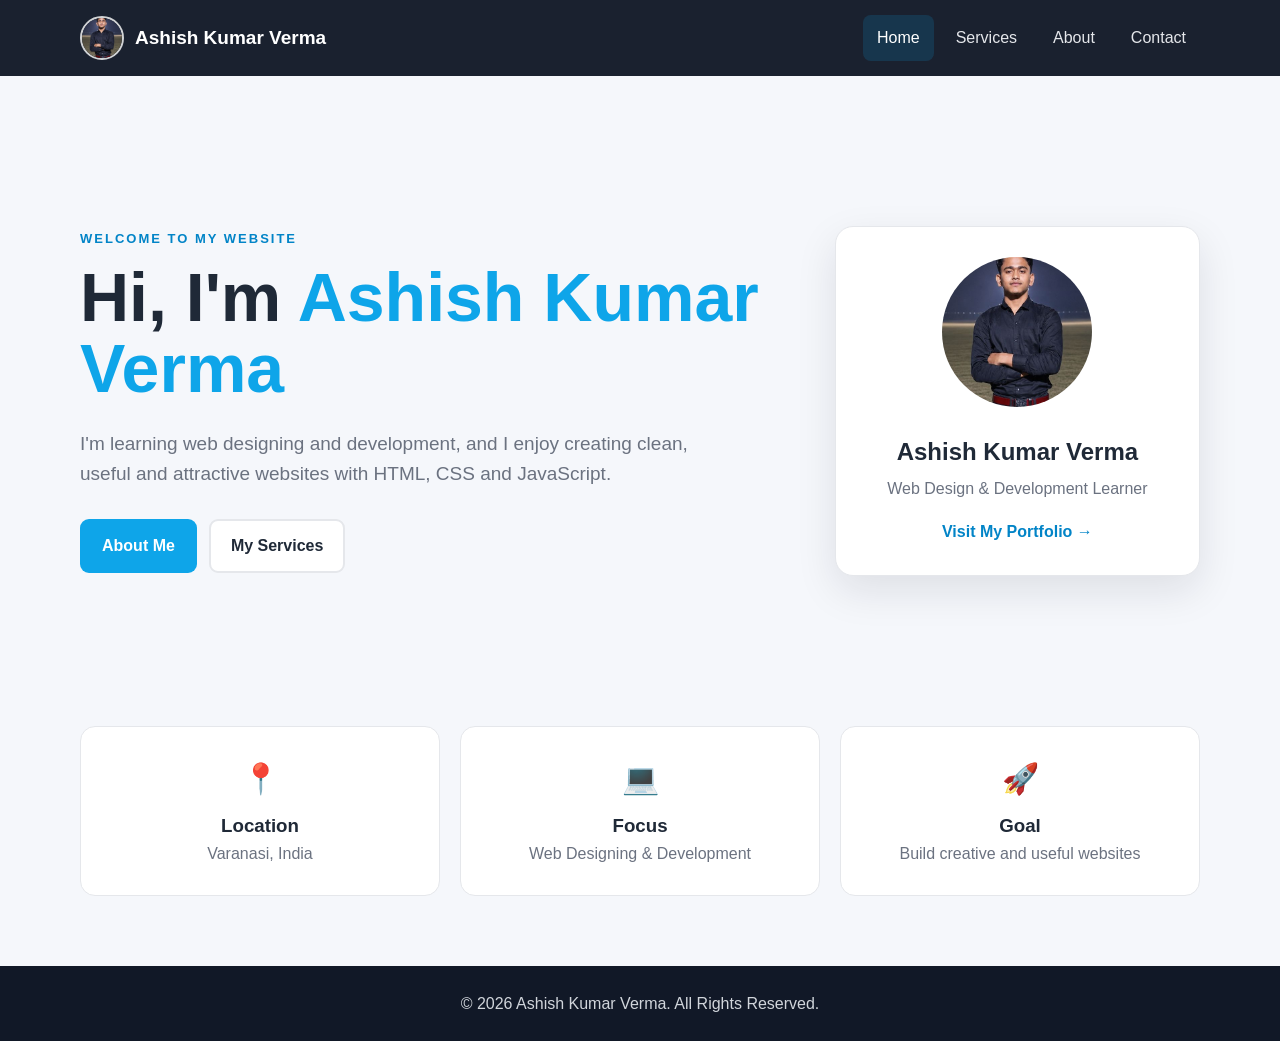
<file: index.html>
<!DOCTYPE html>
<html lang="en">
<head>
    <meta charset="UTF-8">
    <meta name="viewport" content="width=device-width, initial-scale=1.0">
    <meta name="description" content="Ashish Kumar Verma - personal website and portfolio.">
    <title>Home | Ashish Kumar Verma</title>
    <link rel="stylesheet" href="style.css">
</head>
<body>

<header class="site-header">
    <nav class="navbar container" aria-label="Main navigation">
        <a class="brand" href="https://ashish0431.github.io/Ashish-portfolio/" target="_blank" rel="noopener">
            <img src="profile.jpg" alt="Ashish Kumar Verma profile">
            <span>Ashish Kumar Verma</span>
        </a>

        <button class="menu-toggle" aria-label="Open navigation menu" aria-expanded="false">
            <span></span><span></span><span></span>
        </button>

        <ul class="nav-links">
            <li><a class="active" href="index.html">Home</a></li>
            <li><a href="services.html">Services</a></li>
            <li><a href="about.html">About</a></li>
            <li><a href="contact.html">Contact</a></li>
        </ul>
    </nav>
</header>

<main>
    <section class="hero container reveal">
        <div class="hero-content">
            <p class="eyebrow">WELCOME TO MY WEBSITE</p>
            <h1>Hi, I'm <span>Ashish Kumar Verma</span></h1>
            <p class="hero-text">
                I'm learning web designing and development, and I enjoy creating
                clean, useful and attractive websites with HTML, CSS and JavaScript.
            </p>

            <div class="hero-buttons">
                <a class="btn primary" href="about.html">About Me</a>
                <a class="btn secondary" href="services.html">My Services</a>
            </div>
        </div>

        <div class="hero-card">
            <img src="profile.jpg" alt="Ashish Kumar Verma">
            <h2>Ashish Kumar Verma</h2>
            <p>Web Design & Development Learner</p>
            <a href="https://ashish0431.github.io/Ashish-portfolio/" target="_blank" rel="noopener">
                Visit My Portfolio →
            </a>
        </div>
    </section>

    <section class="quick-info container reveal">
        <div class="info-card">
            <span>📍</span>
            <h3>Location</h3>
            <p>Varanasi, India</p>
        </div>
        <div class="info-card">
            <span>💻</span>
            <h3>Focus</h3>
            <p>Web Designing & Development</p>
        </div>
        <div class="info-card">
            <span>🚀</span>
            <h3>Goal</h3>
            <p>Build creative and useful websites</p>
        </div>
    </section>
</main>

<footer>
    <p>© 2026 Ashish Kumar Verma. All Rights Reserved.</p>
</footer>

<script src="script.js"></script>
</body>
</html>
</file>
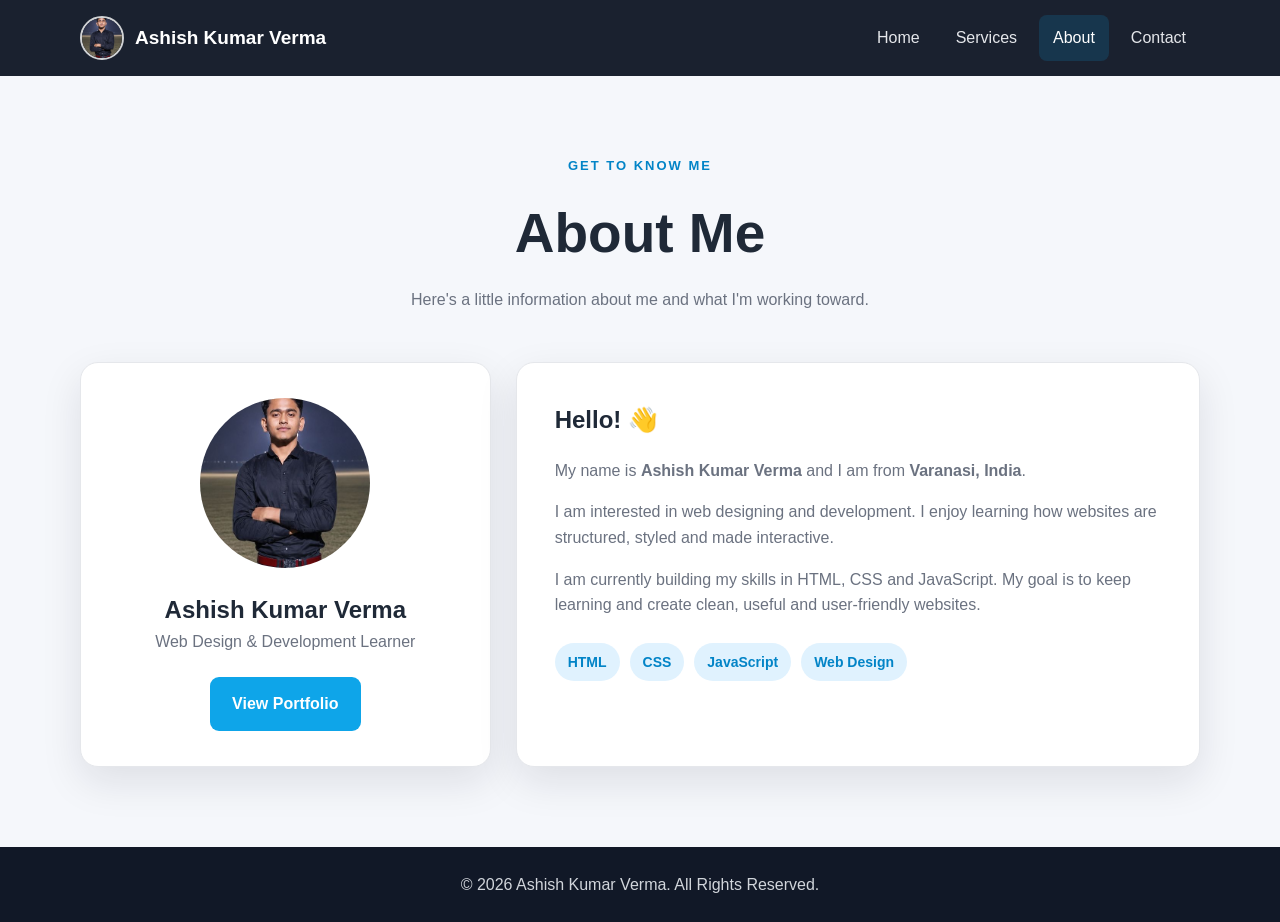
<file: about.html>
<!DOCTYPE html>
<html lang="en">
<head>
    <meta charset="UTF-8">
    <meta name="viewport" content="width=device-width, initial-scale=1.0">
    <meta name="description" content="About Ashish Kumar Verma.">
    <title>About | Ashish Kumar Verma</title>
    <link rel="stylesheet" href="style.css">
</head>
<body>

<header class="site-header">
    <nav class="navbar container" aria-label="Main navigation">
        <a class="brand" href="https://ashish0431.github.io/Ashish-portfolio/" target="_blank" rel="noopener">
            <img src="profile.jpg" alt="Ashish Kumar Verma profile">
            <span>Ashish Kumar Verma</span>
        </a>
        <button class="menu-toggle" aria-label="Open navigation menu" aria-expanded="false">
            <span></span><span></span><span></span>
        </button>
        <ul class="nav-links">
            <li><a href="index.html">Home</a></li>
            <li><a href="services.html">Services</a></li>
            <li><a class="active" href="about.html">About</a></li>
            <li><a href="contact.html">Contact</a></li>
        </ul>
    </nav>
</header>

<main>
    <section class="page-heading container reveal">
        <p class="eyebrow">GET TO KNOW ME</p>
        <h1>About Me</h1>
        <p>Here's a little information about me and what I'm working toward.</p>
    </section>

    <section class="about-grid container">
        <div class="profile-panel reveal">
            <img src="profile.jpg" alt="Ashish Kumar Verma">
            <h2>Ashish Kumar Verma</h2>
            <p>Web Design & Development Learner</p>
            <a class="btn primary" href="https://ashish0431.github.io/Ashish-portfolio/" target="_blank" rel="noopener">
                View Portfolio
            </a>
        </div>

        <div class="content-panel reveal">
            <h2>Hello! 👋</h2>
            <p>
                My name is <strong>Ashish Kumar Verma</strong> and I am from
                <strong>Varanasi, India</strong>.
            </p>
            <p>
                I am interested in web designing and development. I enjoy learning
                how websites are structured, styled and made interactive.
            </p>
            <p>
                I am currently building my skills in HTML, CSS and JavaScript.
                My goal is to keep learning and create clean, useful and
                user-friendly websites.
            </p>

            <div class="skills">
                <span>HTML</span>
                <span>CSS</span>
                <span>JavaScript</span>
                <span>Web Design</span>
            </div>
        </div>
    </section>
</main>

<footer>
    <p>© 2026 Ashish Kumar Verma. All Rights Reserved.</p>
</footer>

<script src="script.js"></script>
</body>
</html>
</file>
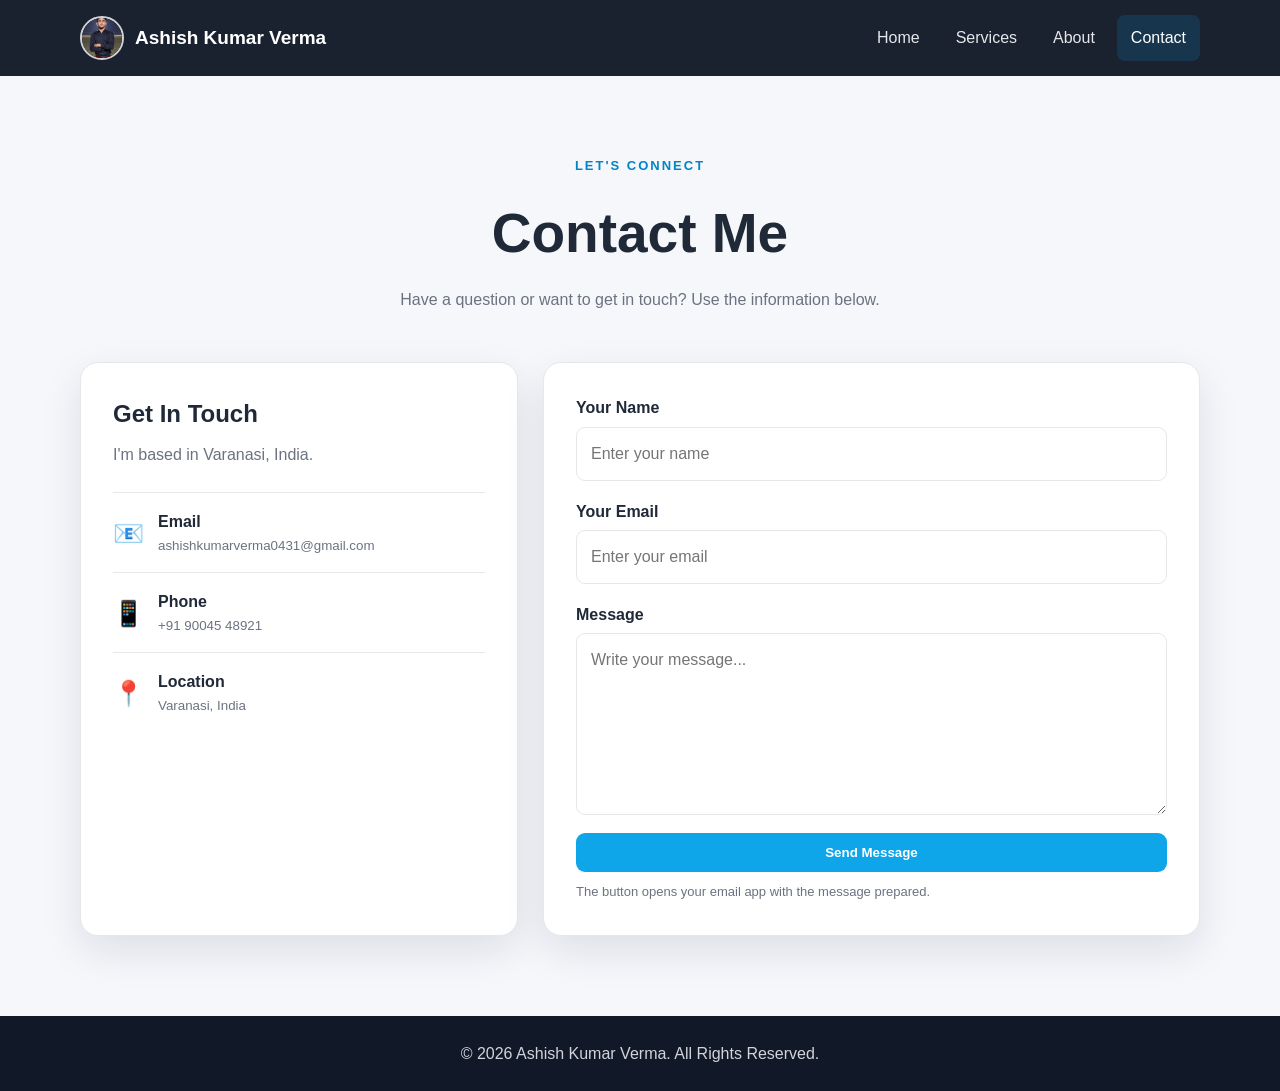
<file: contact.html>
<!DOCTYPE html>
<html lang="en">
<head>
    <meta charset="UTF-8">
    <meta name="viewport" content="width=device-width, initial-scale=1.0">
    <meta name="description" content="Contact Ashish Kumar Verma.">
    <title>Contact | Ashish Kumar Verma</title>
    <link rel="stylesheet" href="style.css">
</head>
<body>

<header class="site-header">
    <nav class="navbar container" aria-label="Main navigation">
        <a class="brand" href="https://ashish0431.github.io/Ashish-portfolio/" target="_blank" rel="noopener">
            <img src="profile.jpg" alt="Ashish Kumar Verma profile">
            <span>Ashish Kumar Verma</span>
        </a>
        <button class="menu-toggle" aria-label="Open navigation menu" aria-expanded="false">
            <span></span><span></span><span></span>
        </button>
        <ul class="nav-links">
            <li><a href="index.html">Home</a></li>
            <li><a href="services.html">Services</a></li>
            <li><a href="about.html">About</a></li>
            <li><a class="active" href="contact.html">Contact</a></li>
        </ul>
    </nav>
</header>

<main>
    <section class="page-heading container reveal">
        <p class="eyebrow">LET'S CONNECT</p>
        <h1>Contact Me</h1>
        <p>Have a question or want to get in touch? Use the information below.</p>
    </section>

    <section class="contact-grid container">
        <div class="contact-details reveal">
            <h2>Get In Touch</h2>
            <p>I'm based in Varanasi, India.</p>

            <a class="contact-item" href="mailto:ashishkumarverma0431@gmail.com">
                <span>📧</span>
                <div>
                    <strong>Email</strong>
                    <small>ashishkumarverma0431@gmail.com</small>
                </div>
            </a>

            <a class="contact-item" href="tel:+919004548921">
                <span>📱</span>
                <div>
                    <strong>Phone</strong>
                    <small>+91 90045 48921</small>
                </div>
            </a>

            <div class="contact-item">
                <span>📍</span>
                <div>
                    <strong>Location</strong>
                    <small>Varanasi, India</small>
                </div>
            </div>
        </div>

        <form class="contact-form reveal" id="contactForm">
            <label for="name">Your Name</label>
            <input id="name" name="name" type="text" placeholder="Enter your name" required>

            <label for="email">Your Email</label>
            <input id="email" name="email" type="email" placeholder="Enter your email" required>

            <label for="message">Message</label>
            <textarea id="message" name="message" rows="6" placeholder="Write your message..." required></textarea>

            <button class="btn primary" type="submit">Send Message</button>
            <p class="form-note">The button opens your email app with the message prepared.</p>
        </form>
    </section>
</main>

<footer>
    <p>© 2026 Ashish Kumar Verma. All Rights Reserved.</p>
</footer>

<script src="script.js"></script>
</body>
</html>
</file>
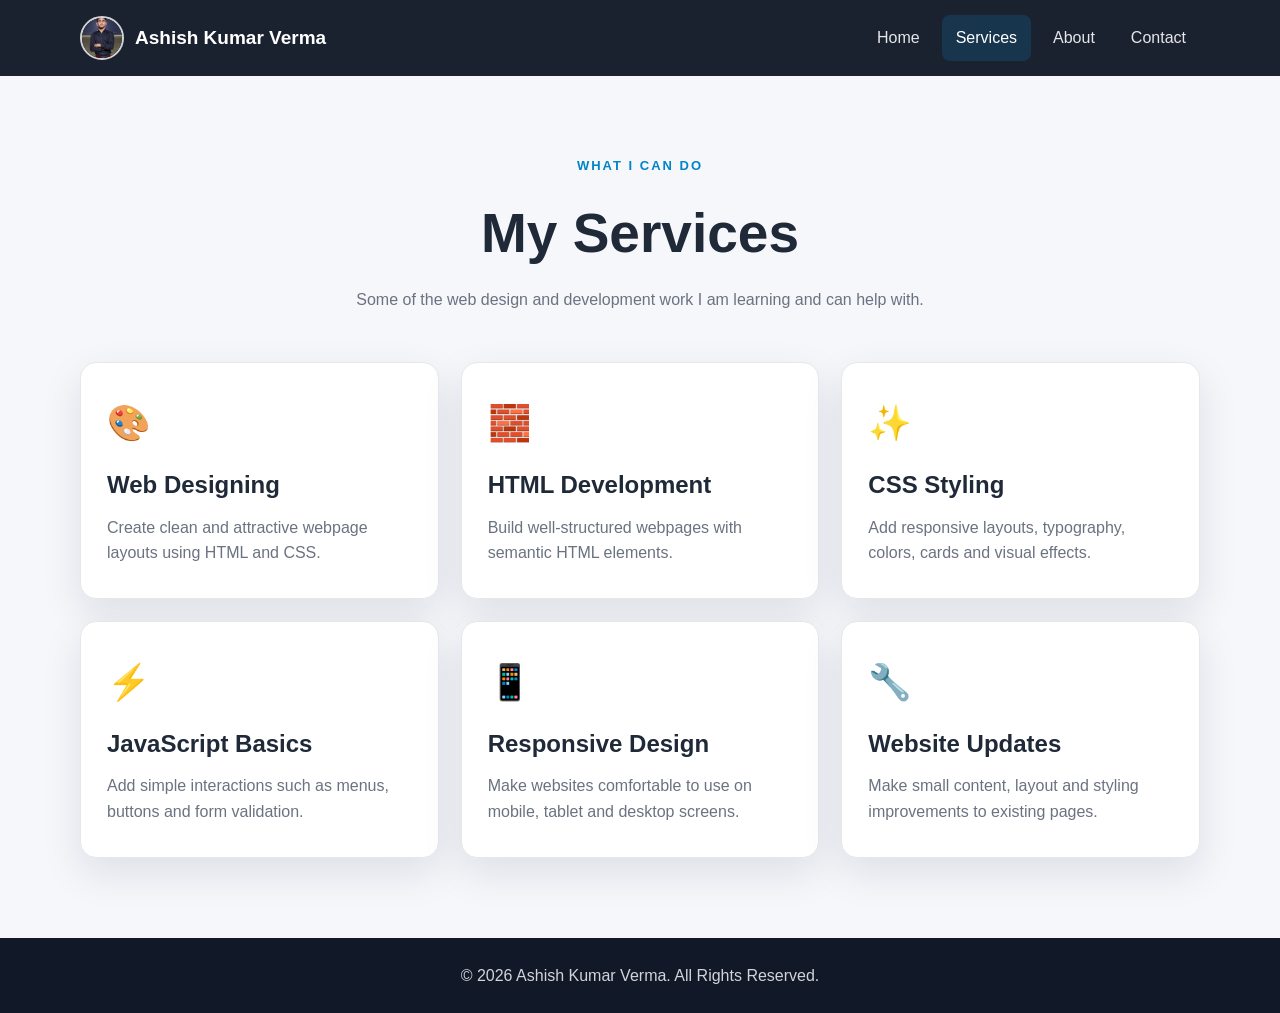
<file: services.html>
<!DOCTYPE html>
<html lang="en">
<head>
    <meta charset="UTF-8">
    <meta name="viewport" content="width=device-width, initial-scale=1.0">
    <meta name="description" content="Services offered by Ashish Kumar Verma.">
    <title>Services | Ashish Kumar Verma</title>
    <link rel="stylesheet" href="style.css">
</head>
<body>

<header class="site-header">
    <nav class="navbar container" aria-label="Main navigation">
        <a class="brand" href="https://ashish0431.github.io/Ashish-portfolio/" target="_blank" rel="noopener">
            <img src="profile.jpg" alt="Ashish Kumar Verma profile">
            <span>Ashish Kumar Verma</span>
        </a>
        <button class="menu-toggle" aria-label="Open navigation menu" aria-expanded="false">
            <span></span><span></span><span></span>
        </button>
        <ul class="nav-links">
            <li><a href="index.html">Home</a></li>
            <li><a class="active" href="services.html">Services</a></li>
            <li><a href="about.html">About</a></li>
            <li><a href="contact.html">Contact</a></li>
        </ul>
    </nav>
</header>

<main>
    <section class="page-heading container reveal">
        <p class="eyebrow">WHAT I CAN DO</p>
        <h1>My Services</h1>
        <p>Some of the web design and development work I am learning and can help with.</p>
    </section>

    <section class="services-grid container">
        <article class="service-card reveal">
            <div class="service-icon">🎨</div>
            <h2>Web Designing</h2>
            <p>Create clean and attractive webpage layouts using HTML and CSS.</p>
        </article>

        <article class="service-card reveal">
            <div class="service-icon">🧱</div>
            <h2>HTML Development</h2>
            <p>Build well-structured webpages with semantic HTML elements.</p>
        </article>

        <article class="service-card reveal">
            <div class="service-icon">✨</div>
            <h2>CSS Styling</h2>
            <p>Add responsive layouts, typography, colors, cards and visual effects.</p>
        </article>

        <article class="service-card reveal">
            <div class="service-icon">⚡</div>
            <h2>JavaScript Basics</h2>
            <p>Add simple interactions such as menus, buttons and form validation.</p>
        </article>

        <article class="service-card reveal">
            <div class="service-icon">📱</div>
            <h2>Responsive Design</h2>
            <p>Make websites comfortable to use on mobile, tablet and desktop screens.</p>
        </article>

        <article class="service-card reveal">
            <div class="service-icon">🔧</div>
            <h2>Website Updates</h2>
            <p>Make small content, layout and styling improvements to existing pages.</p>
        </article>
    </section>
</main>

<footer>
    <p>© 2026 Ashish Kumar Verma. All Rights Reserved.</p>
</footer>

<script src="script.js"></script>
</body>
</html>
</file>
<file: style.css>
/* ==============================
   Ashish Kumar Verma Website
   Main stylesheet
   ============================== */

:root {
    --dark: #111827;
    --dark-2: #1f2937;
    --text: #1f2937;
    --muted: #6b7280;
    --light: #f5f7fb;
    --white: #ffffff;
    --accent: #0ea5e9;
    --accent-dark: #0284c7;
    --border: #e5e7eb;
    --shadow: 0 15px 40px rgba(15, 23, 42, 0.10);
}

* {
    margin: 0;
    padding: 0;
    box-sizing: border-box;
}

html {
    scroll-behavior: smooth;
}

body {
    min-height: 100vh;
    font-family: Arial, Helvetica, sans-serif;
    color: var(--text);
    background: var(--light);
    line-height: 1.6;
}

a {
    color: inherit;
}

.container {
    width: min(1120px, calc(100% - 40px));
    margin-inline: auto;
}

/* Navbar */
.site-header {
    position: sticky;
    top: 0;
    z-index: 1000;
    background: rgba(17, 24, 39, 0.96);
    backdrop-filter: blur(10px);
}

.navbar {
    min-height: 76px;
    display: flex;
    align-items: center;
    justify-content: space-between;
    gap: 25px;
}

.brand {
    display: flex;
    align-items: center;
    gap: 11px;
    color: var(--white);
    text-decoration: none;
    font-size: 19px;
    font-weight: 700;
}

.brand img {
    width: 44px;
    height: 44px;
    object-fit: cover;
    border-radius: 50%;
    border: 2px solid rgba(255,255,255,.8);
}

.nav-links {
    display: flex;
    align-items: center;
    gap: 8px;
    list-style: none;
}

.nav-links a {
    display: block;
    padding: 10px 14px;
    color: #e5e7eb;
    text-decoration: none;
    border-radius: 8px;
    transition: .25s ease;
}

.nav-links a:hover,
.nav-links a.active {
    color: var(--white);
    background: rgba(14, 165, 233, .16);
}

.menu-toggle {
    display: none;
    width: 44px;
    height: 44px;
    padding: 9px;
    border: 0;
    border-radius: 8px;
    background: transparent;
    cursor: pointer;
}

.menu-toggle span {
    display: block;
    height: 2px;
    margin: 5px 0;
    background: white;
}

/* Hero */
.hero {
    min-height: 650px;
    display: grid;
    grid-template-columns: 1.5fr .8fr;
    align-items: center;
    gap: 70px;
}

.eyebrow {
    margin-bottom: 12px;
    color: var(--accent-dark);
    font-size: 13px;
    font-weight: 800;
    letter-spacing: 2px;
}

.hero h1 {
    max-width: 700px;
    font-size: clamp(40px, 6vw, 68px);
    line-height: 1.05;
    margin-bottom: 24px;
}

.hero h1 span {
    color: var(--accent);
}

.hero-text {
    max-width: 650px;
    color: var(--muted);
    font-size: 19px;
}

.hero-buttons {
    display: flex;
    flex-wrap: wrap;
    gap: 12px;
    margin-top: 30px;
}

.btn {
    display: inline-block;
    padding: 12px 20px;
    border: 2px solid transparent;
    border-radius: 9px;
    text-decoration: none;
    font-weight: 700;
    cursor: pointer;
    transition: .25s ease;
}

.btn.primary {
    color: white;
    background: var(--accent);
}

.btn.primary:hover {
    background: var(--accent-dark);
    transform: translateY(-2px);
}

.btn.secondary {
    color: var(--text);
    background: white;
    border-color: var(--border);
}

.btn.secondary:hover {
    border-color: var(--accent);
    color: var(--accent-dark);
}

.hero-card,
.profile-panel,
.content-panel,
.contact-details,
.contact-form {
    background: var(--white);
    border: 1px solid var(--border);
    border-radius: 18px;
    box-shadow: var(--shadow);
}

.hero-card {
    padding: 30px;
    text-align: center;
}

.hero-card img {
    width: 150px;
    height: 150px;
    object-fit: cover;
    border-radius: 50%;
    margin-bottom: 18px;
}

.hero-card h2 {
    margin-bottom: 5px;
}

.hero-card p {
    color: var(--muted);
    margin-bottom: 18px;
}

.hero-card a {
    color: var(--accent-dark);
    font-weight: 700;
    text-decoration: none;
}

/* Home info */
.quick-info {
    display: grid;
    grid-template-columns: repeat(3, 1fr);
    gap: 20px;
    padding-bottom: 70px;
}

.info-card {
    padding: 28px;
    background: white;
    border: 1px solid var(--border);
    border-radius: 15px;
    text-align: center;
}

.info-card span {
    display: block;
    font-size: 30px;
    margin-bottom: 8px;
}

.info-card p {
    color: var(--muted);
}

/* Page headings */
.page-heading {
    padding-top: 80px;
    padding-bottom: 50px;
    text-align: center;
}

.page-heading h1 {
    font-size: clamp(38px, 5vw, 55px);
    margin-bottom: 10px;
}

.page-heading > p:last-child {
    color: var(--muted);
}

/* About */
.about-grid {
    display: grid;
    grid-template-columns: .75fr 1.25fr;
    gap: 25px;
    padding-bottom: 80px;
}

.profile-panel {
    padding: 35px;
    text-align: center;
}

.profile-panel img {
    width: 170px;
    height: 170px;
    object-fit: cover;
    border-radius: 50%;
    margin-bottom: 15px;
}

.profile-panel p {
    color: var(--muted);
    margin-bottom: 22px;
}

.content-panel {
    padding: 38px;
}

.content-panel h2 {
    margin-bottom: 18px;
}

.content-panel p {
    color: var(--muted);
    margin-bottom: 16px;
}

.skills {
    display: flex;
    flex-wrap: wrap;
    gap: 10px;
    margin-top: 25px;
}

.skills span {
    padding: 8px 13px;
    color: var(--accent-dark);
    background: #e0f2fe;
    border-radius: 999px;
    font-size: 14px;
    font-weight: 700;
}

/* Services */
.services-grid {
    display: grid;
    grid-template-columns: repeat(3, 1fr);
    gap: 22px;
    padding-bottom: 80px;
}

.service-card {
    padding: 32px 26px;
    background: white;
    border: 1px solid var(--border);
    border-radius: 16px;
    box-shadow: var(--shadow);
    transition: .25s ease;
}

.service-card:hover {
    transform: translateY(-6px);
    border-color: #bae6fd;
}

.service-icon {
    font-size: 35px;
    margin-bottom: 15px;
}

.service-card h2 {
    margin-bottom: 10px;
}

.service-card p {
    color: var(--muted);
}

/* Contact */
.contact-grid {
    display: grid;
    grid-template-columns: .8fr 1.2fr;
    gap: 25px;
    padding-bottom: 80px;
}

.contact-details,
.contact-form {
    padding: 32px;
}

.contact-details > p {
    color: var(--muted);
    margin: 8px 0 25px;
}

.contact-item {
    display: flex;
    align-items: center;
    gap: 14px;
    padding: 16px 0;
    border-top: 1px solid var(--border);
    text-decoration: none;
}

.contact-item > span {
    font-size: 25px;
}

.contact-item strong,
.contact-item small {
    display: block;
}

.contact-item small {
    color: var(--muted);
    overflow-wrap: anywhere;
}

.contact-form {
    display: flex;
    flex-direction: column;
}

.contact-form label {
    margin-bottom: 6px;
    font-weight: 700;
}

.contact-form input,
.contact-form textarea {
    width: 100%;
    margin-bottom: 18px;
    padding: 13px 14px;
    border: 1px solid var(--border);
    border-radius: 9px;
    font: inherit;
    outline: none;
}

.contact-form input:focus,
.contact-form textarea:focus {
    border-color: var(--accent);
    box-shadow: 0 0 0 3px rgba(14,165,233,.12);
}

.contact-form textarea {
    resize: vertical;
}

.contact-form .btn {
    border: 0;
}

.form-note {
    margin-top: 10px;
    color: var(--muted);
    font-size: 13px;
}

/* Footer */
footer {
    padding: 25px 20px;
    text-align: center;
    color: #d1d5db;
    background: var(--dark);
}

/* Scroll reveal */
.reveal {
    opacity: 0;
    transform: translateY(18px);
    transition: opacity .6s ease, transform .6s ease;
}

.reveal.show {
    opacity: 1;
    transform: translateY(0);
}

/* Mobile */
@media (max-width: 800px) {
    .navbar {
        min-height: 68px;
    }

    .brand span {
        font-size: 16px;
    }

    .menu-toggle {
        display: block;
    }

    .nav-links {
        position: absolute;
        top: 68px;
        left: 20px;
        right: 20px;
        display: none;
        flex-direction: column;
        align-items: stretch;
        padding: 10px;
        background: var(--dark);
        border: 1px solid #374151;
        border-radius: 12px;
    }

    .nav-links.open {
        display: flex;
    }

    .nav-links a {
        padding: 12px;
    }

    .hero {
        min-height: auto;
        grid-template-columns: 1fr;
        gap: 35px;
        padding-top: 60px;
        padding-bottom: 60px;
    }

    .quick-info,
    .services-grid,
    .about-grid,
    .contact-grid {
        grid-template-columns: 1fr;
    }

    .page-heading {
        padding-top: 55px;
        padding-bottom: 35px;
    }
}
</file>
